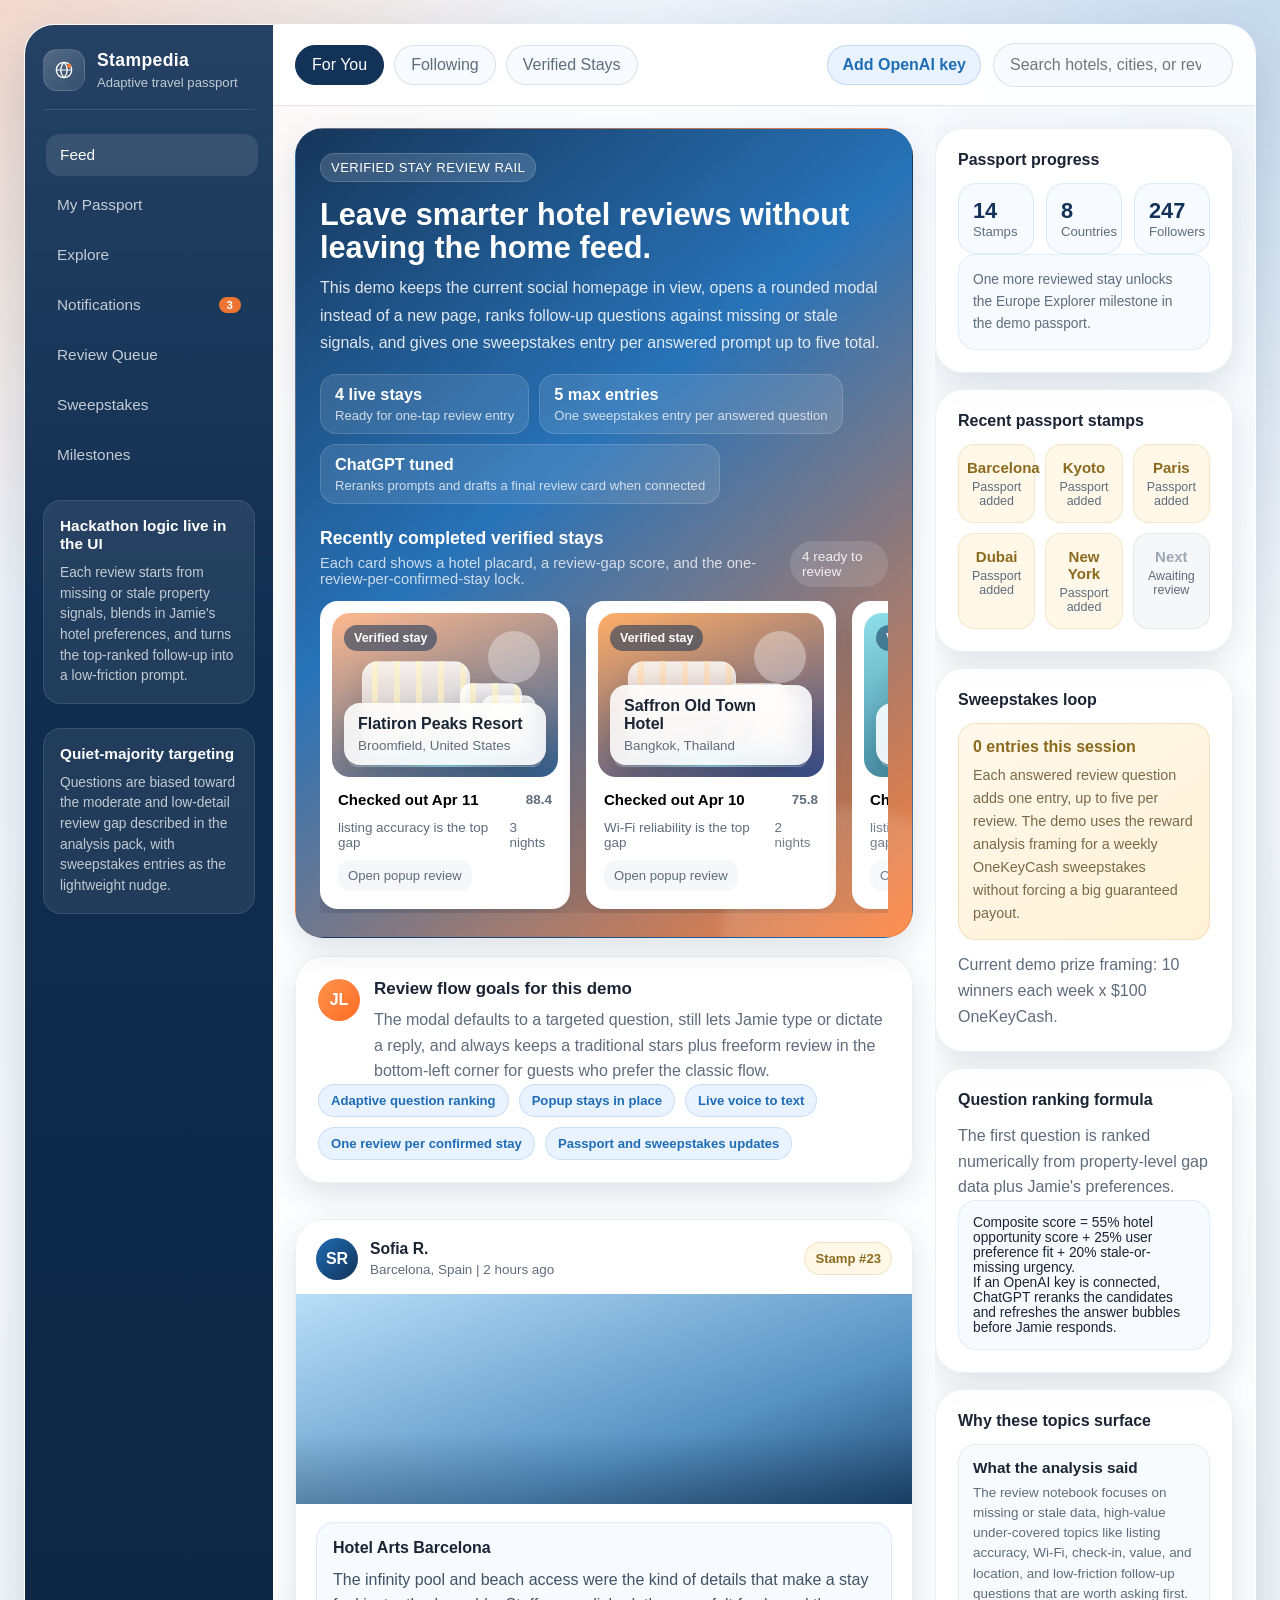
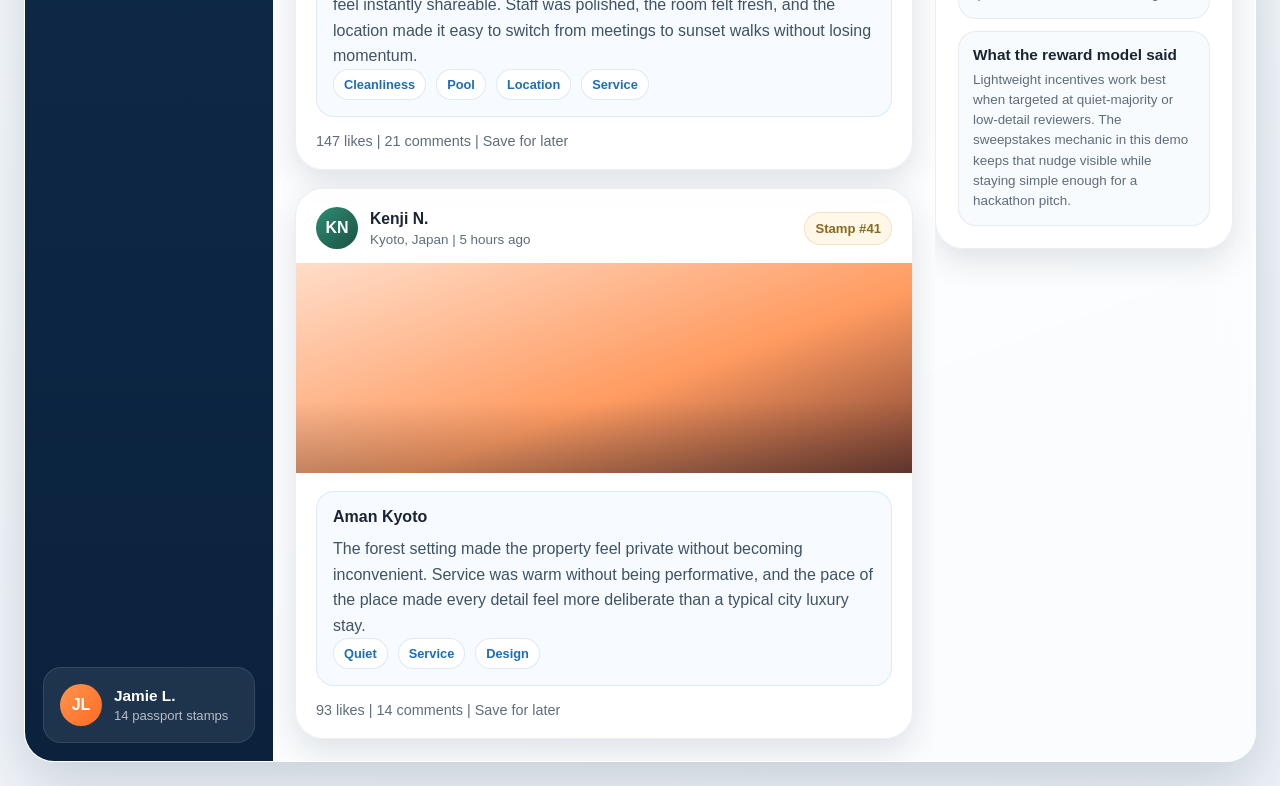
<file: saved_progress/passport_social_platform_1.html>
<!DOCTYPE html>
<html lang="en">
<head>
<meta charset="UTF-8" />
<meta name="viewport" content="width=device-width, initial-scale=1.0" />
<title>Stampedia | Adaptive Hotel Reviews</title>
<link rel="stylesheet" href="review_demo.css" />
</head>
<body>
<div class="app-shell">
  <aside class="sidebar">
    <div class="logo-block">
      <div class="logo-row">
        <div class="logo-mark" aria-hidden="true">
          <svg viewBox="0 0 24 24" fill="none" xmlns="http://www.w3.org/2000/svg">
            <circle cx="12" cy="12" r="8.4" stroke="white" stroke-width="1.4" />
            <path d="M4 12H20" stroke="white" stroke-width="1.3" />
            <path d="M12 3.6C14.2 5.8 15.5 8.8 15.5 12C15.5 15.2 14.2 18.2 12 20.4C9.8 18.2 8.5 15.2 8.5 12C8.5 8.8 9.8 5.8 12 3.6Z" stroke="white" stroke-width="1.3" />
            <circle cx="17.6" cy="7.6" r="2.3" fill="#FF7A2F" />
          </svg>
        </div>
        <div>
          <div class="logo-title">Stampedia</div>
          <div class="logo-subtitle">Adaptive travel passport</div>
        </div>
      </div>
    </div>

    <div class="nav-stack">
      <button class="nav-item active" type="button">Feed</button>
      <button class="nav-item" type="button">My Passport</button>
      <button class="nav-item" type="button">Explore</button>
      <button class="nav-item" type="button">Notifications <strong>3</strong></button>
      <button class="nav-item" type="button">Review Queue</button>
      <button class="nav-item" type="button">Sweepstakes</button>
      <button class="nav-item" type="button">Milestones</button>
    </div>

    <div class="sidebar-card">
      <h3>Hackathon logic live in the UI</h3>
      <p>Each review starts from missing or stale property signals, blends in Jamie's hotel preferences, and turns the top-ranked follow-up into a low-friction prompt.</p>
    </div>

    <div class="sidebar-card">
      <h3>Quiet-majority targeting</h3>
      <p>Questions are biased toward the moderate and low-detail review gap described in the analysis pack, with sweepstakes entries as the lightweight nudge.</p>
    </div>

    <div class="user-card">
      <div class="avatar">JL</div>
      <div>
        <div class="user-name">Jamie L.</div>
        <div class="user-meta" id="sidebarStampCount">14 passport stamps</div>
      </div>
    </div>
  </aside>

  <div class="main-shell">
    <header class="topbar">
      <div class="tab-strip">
        <button class="tab-btn active" type="button">For You</button>
        <button class="tab-btn" type="button">Following</button>
        <button class="tab-btn" type="button">Verified Stays</button>
      </div>
      <div class="topbar-actions">
        <button class="pill-btn" id="apiKeyButton" type="button">Add OpenAI key</button>
        <input class="search-box" type="search" placeholder="Search hotels, cities, or review gaps" />
      </div>
    </header>

    <div class="content-shell">
      <main class="feed-column">
        <section class="hero-card card">
          <div class="eyebrow">Verified stay review rail</div>
          <h1 class="hero-title">Leave smarter hotel reviews without leaving the home feed.</h1>
          <p class="hero-copy">This demo keeps the current social homepage in view, opens a rounded modal instead of a new page, ranks follow-up questions against missing or stale signals, and gives one sweepstakes entry per answered prompt up to five total.</p>

          <div class="hero-kpis">
            <div class="kpi-chip">
              <strong>4 live stays</strong>
              <span>Ready for one-tap review entry</span>
            </div>
            <div class="kpi-chip">
              <strong>5 max entries</strong>
              <span>One sweepstakes entry per answered question</span>
            </div>
            <div class="kpi-chip">
              <strong>ChatGPT tuned</strong>
              <span>Reranks prompts and drafts a final review card when connected</span>
            </div>
          </div>

          <div class="confirmation-banner" id="reviewConfirmationBanner" aria-live="polite">
            <div class="confirmation-icon">
              <svg width="24" height="24" viewBox="0 0 24 24" fill="none" aria-hidden="true" xmlns="http://www.w3.org/2000/svg">
                <path d="M7 12.4L10.1 15.5L17.4 8.2" stroke="white" stroke-width="2" stroke-linecap="round" stroke-linejoin="round"/>
                <circle cx="12" cy="12" r="9" stroke="white" stroke-width="1.4"/>
              </svg>
            </div>
            <div class="confirmation-text" id="reviewConfirmationText"></div>
          </div>

          <div class="section-header">
            <div>
              <h2>Recently completed verified stays</h2>
              <p>Each card shows a hotel placard, a review-gap score, and the one-review-per-confirmed-stay lock.</p>
            </div>
            <div class="section-badge" id="verifiedQueueCount">4 ready to review</div>
          </div>
          <div class="verified-stay-rail" id="verifiedStayRail"></div>
        </section>

        <section class="composer-card card">
          <div class="composer-head">
            <div class="avatar">JL</div>
            <div class="composer-copy">
              <h3>Review flow goals for this demo</h3>
              <p>The modal defaults to a targeted question, still lets Jamie type or dictate a reply, and always keeps a traditional stars plus freeform review in the bottom-left corner for guests who prefer the classic flow.</p>
            </div>
          </div>
          <div class="chip-row">
            <span class="chip">Adaptive question ranking</span>
            <span class="chip">Popup stays in place</span>
            <span class="chip">Live voice to text</span>
            <span class="chip">One review per confirmed stay</span>
            <span class="chip">Passport and sweepstakes updates</span>
          </div>
        </section>

        <section class="generated-feed" id="generatedReviewFeed"></section>

        <article class="post-card card">
          <div class="post-head">
            <div class="avatar avatar-blue">SR</div>
            <div class="post-head-meta">
              <strong>Sofia R.</strong>
              <span>Barcelona, Spain | 2 hours ago</span>
            </div>
            <div class="post-stamp">Stamp #23</div>
          </div>
          <div class="post-hero"></div>
          <div class="post-body">
            <div class="post-review">
              <strong>Hotel Arts Barcelona</strong>
              <p>The infinity pool and beach access were the kind of details that make a stay feel instantly shareable. Staff was polished, the room felt fresh, and the location made it easy to switch from meetings to sunset walks without losing momentum.</p>
              <div class="tag-row">
                <span class="tag">Cleanliness</span>
                <span class="tag">Pool</span>
                <span class="tag">Location</span>
                <span class="tag">Service</span>
              </div>
            </div>
            <div class="post-actions">147 likes | 21 comments | Save for later</div>
          </div>
        </article>

        <article class="post-card card">
          <div class="post-head">
            <div class="avatar avatar-green">KN</div>
            <div class="post-head-meta">
              <strong>Kenji N.</strong>
              <span>Kyoto, Japan | 5 hours ago</span>
            </div>
            <div class="post-stamp">Stamp #41</div>
          </div>
          <div class="post-hero warm"></div>
          <div class="post-body">
            <div class="post-review">
              <strong>Aman Kyoto</strong>
              <p>The forest setting made the property feel private without becoming inconvenient. Service was warm without being performative, and the pace of the place made every detail feel more deliberate than a typical city luxury stay.</p>
              <div class="tag-row">
                <span class="tag">Quiet</span>
                <span class="tag">Service</span>
                <span class="tag">Design</span>
              </div>
            </div>
            <div class="post-actions">93 likes | 14 comments | Save for later</div>
          </div>
        </article>
      </main>

      <aside class="insight-column">
        <section class="panel-card card">
          <h3 class="panel-title">Passport progress</h3>
          <div class="stats-grid">
            <div class="stat-tile">
              <strong id="statStampCount">14</strong>
              <span>Stamps</span>
            </div>
            <div class="stat-tile">
              <strong id="statCountryCount">8</strong>
              <span>Countries</span>
            </div>
            <div class="stat-tile">
              <strong id="statFollowerCount">247</strong>
              <span>Followers</span>
            </div>
          </div>
          <div class="inline-note" id="passportStatusNote">One more reviewed stay unlocks the Europe Explorer milestone in the demo passport.</div>
        </section>

        <section class="panel-card card">
          <h3 class="panel-title">Recent passport stamps</h3>
          <div class="passport-grid" id="passportGrid"></div>
        </section>

        <section class="panel-card card">
          <h3 class="panel-title">Sweepstakes loop</h3>
          <div class="sweepstakes-box">
            <strong id="sweepstakesEntryTotal">0 entries this session</strong>
            <span>Each answered review question adds one entry, up to five per review. The demo uses the reward analysis framing for a weekly OneKeyCash sweepstakes without forcing a big guaranteed payout.</span>
          </div>
          <div class="mini-copy top-gap-sm">Current demo prize framing: 10 winners each week x $100 OneKeyCash.</div>
        </section>

        <section class="panel-card card">
          <h3 class="panel-title">Question ranking formula</h3>
          <div class="mini-copy">The first question is ranked numerically from property-level gap data plus Jamie's preferences.</div>
          <div class="score-formula">
            Composite score = 55% hotel opportunity score + 25% user preference fit + 20% stale-or-missing urgency.
            <br />
            If an OpenAI key is connected, ChatGPT reranks the candidates and refreshes the answer bubbles before Jamie responds.
          </div>
        </section>

        <section class="panel-card card">
          <h3 class="panel-title">Why these topics surface</h3>
          <div class="milestone">
            <strong>What the analysis said</strong>
            <span>The review notebook focuses on missing or stale data, high-value under-covered topics like listing accuracy, Wi-Fi, check-in, value, and location, and low-friction follow-up questions that are worth asking first.</span>
          </div>
          <div class="milestone top-gap-sm">
            <strong>What the reward model said</strong>
            <span>Lightweight incentives work best when targeted at quiet-majority or low-detail reviewers. The sweepstakes mechanic in this demo keeps that nudge visible while staying simple enough for a hackathon pitch.</span>
          </div>
        </section>
      </aside>
    </div>
  </div>
</div>

<div class="modal-scrim" id="reviewModal" aria-hidden="true">
  <div class="review-modal" role="dialog" aria-modal="true" aria-labelledby="modalHotelTitle">
    <button class="modal-close" id="closeModalButton" type="button" aria-label="Close review modal">X</button>

    <div class="modal-header">
      <div>
        <div class="eyebrow">Verified stay review</div>
        <h2 id="modalHotelTitle">Hotel review</h2>
        <p id="modalHotelMeta"></p>
      </div>
      <div class="modal-status">
        <div class="status-box">
          <span>Entries earned this review</span>
          <strong id="modalEntryCounter">0 / 5</strong>
        </div>
        <div class="status-box">
          <span>Review assistant</span>
          <strong id="modalAiStatus">Local ranking</strong>
        </div>
      </div>
    </div>

    <div class="question-shell">
      <section class="score-panel">
        <div class="score-topline">
          <div>
            <span class="score-label">Top-ranked question score</span>
            <strong id="modalQuestionScore">88.0</strong>
          </div>
          <div class="score-source" id="modalRankingSource">Ranking source: property gaps + user fit</div>
        </div>

        <div class="score-grid-3">
          <div class="score-cell">
            <span>Hotel opportunity</span>
            <strong id="modalHotelGapScore">0</strong>
          </div>
          <div class="score-cell">
            <span>User preference fit</span>
            <strong id="modalPreferenceScore">0</strong>
          </div>
          <div class="score-cell">
            <span>Stale or missing urgency</span>
            <strong id="modalUrgencyScore">0</strong>
          </div>
        </div>

        <div class="reason-strip" id="modalReasonStrip"></div>
      </section>

      <section class="question-card">
        <div class="question-step" id="modalQuestionStep">Question 1 of 5</div>
        <h3 id="modalQuestionText"></h3>
        <p class="question-helper" id="modalQuestionHelper"></p>

        <div class="option-row" id="modalOptionRow"></div>

        <label class="field-label" for="questionResponseBox">Typed or dictated response</label>
        <textarea class="response-box" id="questionResponseBox" placeholder="Type details here or use the microphone to dictate your answer."></textarea>

        <div class="voice-row">
          <button class="voice-btn" id="voiceButton" type="button">Start voice response</button>
          <span class="voice-status" id="voiceStatus">Browser voice capture is idle.</span>
        </div>

        <div class="inline-note" id="modalQuestionReason"></div>
      </section>
    </div>

    <div class="modal-footer">
      <section class="traditional-panel">
        <h4>Traditional review</h4>
        <p>For guests who want the classic flow, this stays pinned at the bottom-left of the popup with a star rating and an open text box.</p>

        <div class="star-row" id="traditionalStarRow"></div>

        <label class="field-label" for="traditionalReviewBox">Open-ended stay summary</label>
        <textarea class="traditional-box" id="traditionalReviewBox" placeholder="Share anything else about the room, service, value, or surprises from the stay."></textarea>
      </section>

      <div class="modal-actions">
        <button class="action-secondary" id="doneReviewButton" type="button">Done with review</button>
        <button class="action-primary" id="continueButton" type="button">Continue</button>
      </div>
    </div>
  </div>
</div>

<script src="review_demo_data.js"></script>
<script src="review_demo_app.js"></script>
</body>
</html>
</file>
<file: saved_progress/review_demo.css>
:root {
  --navy: #123257;
  --navy-deep: #0b2038;
  --blue: #1f6db5;
  --blue-soft: #e9f3ff;
  --orange: #ff7a2f;
  --orange-soft: #fff3ea;
  --gold: #c99834;
  --gold-soft: #fff7e8;
  --mint: #2f8c74;
  --green-soft: #eef9f5;
  --ink: #1a2433;
  --muted: #5f6c7b;
  --line: rgba(18, 50, 87, 0.12);
  --card: rgba(255, 255, 255, 0.95);
  --shadow-lg: 0 22px 60px rgba(10, 33, 59, 0.18);
  --shadow-md: 0 12px 32px rgba(10, 33, 59, 0.12);
  --radius-xl: 28px;
  --radius-lg: 20px;
  --radius-md: 14px;
  --radius-sm: 10px;
  --font-ui: "Trebuchet MS", "Segoe UI", sans-serif;
}

* {
  box-sizing: border-box;
}

html, body {
  margin: 0;
  min-height: 100%;
  font-family: var(--font-ui);
  color: var(--ink);
  background:
    radial-gradient(circle at top left, rgba(255, 122, 47, 0.22), transparent 22%),
    radial-gradient(circle at top right, rgba(31, 109, 181, 0.20), transparent 24%),
    linear-gradient(160deg, #eef4fb 0%, #f8fbff 42%, #eef3f8 100%);
}

body {
  padding: 24px;
}

body.modal-open {
  overflow: hidden;
}

.app-shell {
  max-width: 1400px;
  margin: 0 auto;
  min-height: calc(100vh - 48px);
  display: grid;
  grid-template-columns: 248px 1fr;
  background: rgba(255, 255, 255, 0.72);
  backdrop-filter: blur(16px);
  border: 1px solid rgba(255, 255, 255, 0.65);
  border-radius: 30px;
  box-shadow: var(--shadow-lg);
  overflow: hidden;
}

.sidebar {
  background:
    linear-gradient(180deg, rgba(255, 255, 255, 0.08), transparent 26%),
    linear-gradient(180deg, #123257 0%, #0b223d 100%);
  padding: 24px 18px 18px;
  color: white;
  display: flex;
  flex-direction: column;
  gap: 24px;
}

.logo-block {
  padding-bottom: 18px;
  border-bottom: 1px solid rgba(255, 255, 255, 0.12);
}

.logo-row {
  display: flex;
  align-items: center;
  gap: 12px;
}

.logo-mark {
  width: 42px;
  height: 42px;
  border-radius: 14px;
  display: grid;
  place-items: center;
  background: linear-gradient(135deg, rgba(255, 255, 255, 0.22), rgba(255, 255, 255, 0.08));
  border: 1px solid rgba(255, 255, 255, 0.12);
}

.logo-mark svg {
  width: 22px;
  height: 22px;
}

.logo-title {
  font-size: 1.1rem;
  font-weight: 700;
  letter-spacing: 0.02em;
}

.logo-subtitle {
  margin-top: 4px;
  color: rgba(255, 255, 255, 0.72);
  font-size: 0.82rem;
}

.nav-stack {
  display: grid;
  gap: 8px;
}

.nav-item {
  display: flex;
  align-items: center;
  gap: 10px;
  padding: 12px 14px;
  border-radius: 14px;
  color: rgba(255, 255, 255, 0.74);
  font-size: 0.96rem;
  background: transparent;
  border: 0;
  text-align: left;
  cursor: pointer;
  transition: transform 0.18s ease, background 0.18s ease, color 0.18s ease;
}

.nav-item:hover,
.nav-item.active {
  background: rgba(255, 255, 255, 0.10);
  color: white;
  transform: translateX(3px);
}

.nav-item strong {
  margin-left: auto;
  padding: 2px 8px;
  border-radius: 999px;
  background: rgba(255, 122, 47, 0.92);
  color: white;
  font-size: 0.72rem;
}

.sidebar-card,
.user-card,
.card,
.stay-card,
.panel-card,
.score-panel,
.question-card,
.traditional-panel,
.status-box {
  border-radius: 18px;
}

.sidebar-card,
.user-card {
  padding: 16px;
  background: rgba(255, 255, 255, 0.08);
  border: 1px solid rgba(255, 255, 255, 0.10);
}

.sidebar-card h3 {
  margin: 0 0 10px;
  font-size: 0.96rem;
}

.sidebar-card p {
  margin: 0;
  color: rgba(255, 255, 255, 0.72);
  font-size: 0.86rem;
  line-height: 1.5;
}

.user-card {
  margin-top: auto;
  display: flex;
  align-items: center;
  gap: 12px;
}

.avatar {
  width: 42px;
  height: 42px;
  border-radius: 50%;
  display: grid;
  place-items: center;
  font-weight: 700;
  background: linear-gradient(135deg, #ff944f, #ff6b24);
  color: white;
  flex-shrink: 0;
}

.avatar-blue {
  background: linear-gradient(135deg, #1f6db5, #123257);
}

.avatar-green {
  background: linear-gradient(135deg, #2f8c74, #1a5144);
}

.user-name {
  font-size: 0.96rem;
  font-weight: 700;
}

.user-meta {
  margin-top: 3px;
  color: rgba(255, 255, 255, 0.68);
  font-size: 0.82rem;
}

.main-shell {
  display: flex;
  flex-direction: column;
  min-width: 0;
}

.topbar {
  display: flex;
  align-items: center;
  gap: 16px;
  justify-content: space-between;
  padding: 18px 22px;
  background: rgba(255, 255, 255, 0.92);
  border-bottom: 1px solid var(--line);
}

.tab-strip {
  display: flex;
  flex-wrap: wrap;
  gap: 10px;
}

.tab-btn {
  padding: 10px 16px;
  border-radius: 999px;
  border: 1px solid var(--line);
  background: #f7fafe;
  color: var(--muted);
  cursor: pointer;
  font: inherit;
  transition: background 0.18s ease, color 0.18s ease, border-color 0.18s ease;
}

.tab-btn.active,
.tab-btn:hover {
  background: var(--navy);
  border-color: var(--navy);
  color: white;
}

.topbar-actions {
  display: flex;
  align-items: center;
  gap: 12px;
  min-width: 0;
}

.pill-btn {
  padding: 10px 14px;
  border-radius: 999px;
  border: 1px solid rgba(31, 109, 181, 0.20);
  background: var(--blue-soft);
  color: var(--blue);
  font: inherit;
  font-weight: 700;
  cursor: pointer;
  white-space: nowrap;
}

.pill-btn.connected {
  background: var(--green-soft);
  border-color: rgba(47, 140, 116, 0.22);
  color: var(--mint);
}

.search-box {
  min-width: 240px;
  padding: 12px 16px;
  border-radius: 999px;
  border: 1px solid var(--line);
  background: #f7fafe;
  color: var(--ink);
  font: inherit;
}

.content-shell {
  display: grid;
  grid-template-columns: minmax(0, 1fr) 320px;
  min-height: 0;
  flex: 1;
}

.feed-column,
.insight-column {
  min-height: 0;
  overflow-y: auto;
}

.feed-column {
  padding: 22px;
  display: grid;
  gap: 18px;
}

.insight-column {
  padding: 22px 22px 22px 0;
  display: grid;
  gap: 16px;
  align-content: start;
}

.card {
  background: var(--card);
  border-radius: var(--radius-xl);
  border: 1px solid rgba(18, 50, 87, 0.08);
  box-shadow: var(--shadow-md);
}

.hero-card {
  padding: 24px;
  background:
    linear-gradient(140deg, rgba(18, 50, 87, 0.98) 0%, rgba(31, 109, 181, 0.96) 42%, rgba(255, 122, 47, 0.95) 100%);
  color: white;
  position: relative;
  overflow: hidden;
}

.hero-card::after {
  content: "";
  position: absolute;
  inset: auto -70px -130px auto;
  width: 260px;
  height: 260px;
  border-radius: 50%;
  background: rgba(255, 255, 255, 0.12);
  filter: blur(6px);
}

.eyebrow {
  display: inline-flex;
  align-items: center;
  gap: 8px;
  padding: 6px 10px;
  border-radius: 999px;
  background: rgba(255, 255, 255, 0.14);
  border: 1px solid rgba(255, 255, 255, 0.16);
  font-size: 0.82rem;
  letter-spacing: 0.03em;
  text-transform: uppercase;
}

.hero-title {
  margin: 16px 0 10px;
  max-width: 760px;
  font-size: clamp(1.8rem, 2.4vw, 2.6rem);
  line-height: 1.08;
}

.hero-copy {
  max-width: 720px;
  margin: 0;
  color: rgba(255, 255, 255, 0.86);
  font-size: 1rem;
  line-height: 1.7;
}

.hero-kpis {
  margin-top: 18px;
  display: flex;
  flex-wrap: wrap;
  gap: 12px;
}

.kpi-chip {
  padding: 10px 14px;
  border-radius: 16px;
  background: rgba(255, 255, 255, 0.10);
  border: 1px solid rgba(255, 255, 255, 0.14);
}

.kpi-chip strong {
  display: block;
  font-size: 1.02rem;
}

.kpi-chip span {
  display: block;
  margin-top: 4px;
  font-size: 0.82rem;
  color: rgba(255, 255, 255, 0.76);
}

.confirmation-banner {
  margin-top: 18px;
  display: none;
  gap: 16px;
  align-items: center;
  padding: 16px 18px;
  border-radius: 18px;
  background: rgba(255, 255, 255, 0.15);
  border: 1px solid rgba(255, 255, 255, 0.18);
  backdrop-filter: blur(6px);
}

.confirmation-banner.visible {
  display: flex;
}

.confirmation-icon {
  width: 46px;
  height: 46px;
  flex-shrink: 0;
  border-radius: 14px;
  display: grid;
  place-items: center;
  background: rgba(255, 255, 255, 0.16);
}

.confirmation-text strong {
  display: block;
  font-size: 1rem;
}

.confirmation-text span {
  display: block;
  margin-top: 6px;
  color: rgba(255, 255, 255, 0.82);
  line-height: 1.55;
  font-size: 0.92rem;
}

.section-header {
  margin-top: 24px;
  margin-bottom: 14px;
  display: flex;
  justify-content: space-between;
  align-items: end;
  gap: 12px;
}

.section-header h2 {
  margin: 0;
  font-size: 1.1rem;
}

.section-header p {
  margin: 6px 0 0;
  color: rgba(255, 255, 255, 0.76);
  font-size: 0.92rem;
}

.section-badge {
  padding: 8px 12px;
  border-radius: 999px;
  background: rgba(255, 255, 255, 0.12);
  font-size: 0.85rem;
  color: rgba(255, 255, 255, 0.86);
}

.verified-stay-rail {
  display: grid;
  grid-auto-flow: column;
  grid-auto-columns: minmax(250px, 290px);
  gap: 16px;
  overflow-x: auto;
  padding-bottom: 4px;
}

.verified-stay-rail::-webkit-scrollbar {
  height: 10px;
}

.verified-stay-rail::-webkit-scrollbar-thumb {
  background: rgba(255, 255, 255, 0.18);
  border-radius: 999px;
}

.stay-card {
  border: 0;
  background: white;
  padding: 12px;
  text-align: left;
  cursor: pointer;
  transition: transform 0.18s ease, box-shadow 0.18s ease;
  box-shadow: 0 18px 28px rgba(8, 26, 45, 0.18);
}

.stay-card:hover:not(:disabled) {
  transform: translateY(-4px);
  box-shadow: 0 26px 42px rgba(8, 26, 45, 0.24);
}

.stay-card:disabled {
  cursor: default;
  opacity: 0.76;
}

.stay-photo {
  position: relative;
  height: 164px;
  border-radius: 18px;
  overflow: hidden;
  isolation: isolate;
  background: linear-gradient(160deg, var(--sky-a), var(--sky-b));
}

.stay-theme-broomfield { --sky-a: #ffb98f; --sky-b: #345f8f; --hotel: rgba(255, 255, 255, 0.42); --window: rgba(255, 243, 190, 0.65); }
.stay-theme-bangkok { --sky-a: #ffae68; --sky-b: #364c8a; --hotel: rgba(255, 255, 255, 0.38); --window: rgba(255, 215, 169, 0.64); }
.stay-theme-monterey { --sky-a: #8fe0ea; --sky-b: #296b86; --hotel: rgba(255, 255, 255, 0.38); --window: rgba(241, 240, 199, 0.65); }
.stay-theme-costa-rica { --sky-a: #b1f19d; --sky-b: #2d7e63; --hotel: rgba(255, 255, 255, 0.35); --window: rgba(251, 246, 188, 0.62); }

.sky-orb {
  position: absolute;
  top: 18px;
  right: 18px;
  width: 52px;
  height: 52px;
  border-radius: 50%;
  background: rgba(255, 255, 255, 0.35);
  filter: blur(0.6px);
}

.hotel-block {
  position: absolute;
  bottom: 24px;
  background:
    linear-gradient(180deg, rgba(255, 255, 255, 0.18), transparent 16%),
    repeating-linear-gradient(90deg, transparent 0 9px, var(--window) 9px 15px, transparent 15px 22px),
    linear-gradient(180deg, rgba(255, 255, 255, 0.82), var(--hotel));
  border: 1px solid rgba(255, 255, 255, 0.22);
  box-shadow: 0 12px 24px rgba(8, 26, 45, 0.12);
}

.hotel-main {
  left: 30px;
  width: 108px;
  height: 92px;
  border-radius: 16px 16px 6px 6px;
}

.hotel-side {
  left: 128px;
  width: 62px;
  height: 70px;
  border-radius: 12px 12px 6px 6px;
}

.hotel-annex {
  right: 22px;
  width: 54px;
  height: 58px;
  border-radius: 12px 12px 6px 6px;
}

.waterline {
  position: absolute;
  left: 16px;
  right: 16px;
  bottom: 10px;
  height: 18px;
  border-radius: 999px;
  background: linear-gradient(90deg, rgba(255, 255, 255, 0.18), rgba(148, 240, 255, 0.70), rgba(255, 255, 255, 0.18));
  border: 1px solid rgba(255, 255, 255, 0.18);
}

.verified-flag {
  position: absolute;
  top: 12px;
  left: 12px;
  padding: 6px 10px;
  border-radius: 999px;
  background: rgba(18, 50, 87, 0.54);
  backdrop-filter: blur(8px);
  color: white;
  font-size: 0.78rem;
  font-weight: 700;
}

.stay-placard {
  position: absolute;
  left: 12px;
  right: 12px;
  bottom: 12px;
  padding: 12px 14px;
  border-radius: 16px;
  background: rgba(255, 255, 255, 0.88);
  backdrop-filter: blur(8px);
  color: var(--ink);
  box-shadow: 0 12px 24px rgba(8, 26, 45, 0.14);
}

.stay-placard strong {
  display: block;
  font-size: 1rem;
}

.stay-placard span {
  display: block;
  margin-top: 5px;
  color: var(--muted);
  font-size: 0.84rem;
}

.stay-card-body {
  padding: 14px 6px 6px;
}

.stay-card-topline,
.stay-card-bottomline {
  display: flex;
  justify-content: space-between;
  gap: 12px;
  align-items: center;
}

.stay-card-topline strong {
  font-size: 0.94rem;
}

.stay-card-topline span,
.stay-card-bottomline span {
  color: var(--muted);
  font-size: 0.84rem;
}

.stay-score {
  color: var(--navy);
  font-size: 1rem;
  font-weight: 700;
}

.stay-lockout {
  margin-top: 10px;
  display: inline-flex;
  align-items: center;
  gap: 8px;
  padding: 8px 10px;
  border-radius: 12px;
  background: #f5f7fb;
  color: var(--muted);
  font-size: 0.82rem;
}

.composer-card,
.panel-card,
.score-panel,
.question-card,
.traditional-panel {
  padding: 22px;
}

.composer-head {
  display: flex;
  gap: 14px;
  align-items: flex-start;
}

.composer-copy h3 {
  margin: 0;
  font-size: 1.06rem;
}

.composer-copy p {
  margin: 8px 0 0;
  color: var(--muted);
  line-height: 1.6;
}

.chip-row,
.tag-row,
.voice-row,
.modal-actions,
.reason-strip,
.hero-kpis {
  display: flex;
  flex-wrap: wrap;
  gap: 10px;
}

.chip,
.tag,
.reason-pill {
  border-radius: 999px;
  font-size: 0.82rem;
  font-weight: 700;
}

.chip {
  padding: 8px 12px;
  background: var(--blue-soft);
  color: var(--blue);
  border: 1px solid rgba(31, 109, 181, 0.16);
}

.generated-feed {
  display: grid;
  gap: 16px;
}

.post-card {
  overflow: hidden;
}

.post-head {
  display: flex;
  gap: 12px;
  align-items: center;
  padding: 18px 20px 14px;
}

.post-head-meta {
  flex: 1;
  min-width: 0;
}

.post-head-meta strong {
  display: block;
  font-size: 0.98rem;
}

.post-head-meta span {
  display: block;
  margin-top: 4px;
  color: var(--muted);
  font-size: 0.84rem;
}

.post-stamp {
  padding: 8px 10px;
  border-radius: 999px;
  background: var(--gold-soft);
  border: 1px solid rgba(201, 152, 52, 0.22);
  color: #8b6a1e;
  font-size: 0.82rem;
  font-weight: 700;
}

.post-hero {
  height: 210px;
  background: linear-gradient(160deg, #b9def7 0%, #5792c3 65%, #204a73 100%);
  position: relative;
  overflow: hidden;
}

.post-hero.warm {
  background: linear-gradient(160deg, #ffddc9 0%, #ff9b61 58%, #7a3f2f 100%);
}

.post-hero.green {
  background: linear-gradient(160deg, #c1f0d5 0%, #49a87f 58%, #1f5b49 100%);
}

.post-hero::after {
  content: "";
  position: absolute;
  inset: auto 0 0;
  height: 72px;
  background: linear-gradient(180deg, transparent, rgba(4, 18, 34, 0.24));
}

.post-body {
  padding: 18px 20px 20px;
}

.post-review {
  padding: 16px;
  border-radius: 18px;
  background: #f7fbff;
  border: 1px solid rgba(31, 109, 181, 0.12);
}

.post-review strong {
  display: block;
  font-size: 1rem;
}

.post-review p,
.mini-copy,
.question-helper,
.inline-note,
.traditional-panel p,
.voice-status {
  color: var(--muted);
  line-height: 1.6;
}

.post-review p {
  margin: 10px 0 0;
  color: #405264;
}

.tag {
  padding: 7px 10px;
  background: white;
  border: 1px solid rgba(31, 109, 181, 0.14);
  color: var(--blue);
  font-size: 0.8rem;
}

.post-actions {
  margin-top: 16px;
  color: var(--muted);
  font-size: 0.9rem;
}

.panel-title,
.traditional-panel h4 {
  margin: 0 0 14px;
  font-size: 1rem;
}

.stats-grid,
.score-grid-3 {
  display: grid;
  grid-template-columns: repeat(3, minmax(0, 1fr));
  gap: 12px;
}

.stat-tile,
.score-cell {
  padding: 14px;
  border-radius: 18px;
  background: #f7fbff;
  border: 1px solid rgba(31, 109, 181, 0.12);
}

.stat-tile strong,
.score-cell strong {
  display: block;
  font-size: 1.36rem;
  color: var(--navy);
}

.score-cell strong {
  margin-top: 6px;
  font-size: 1.1rem;
  color: var(--ink);
}

.stat-tile span,
.score-cell span,
.status-box span,
.score-label,
.score-source {
  display: block;
  color: var(--muted);
  font-size: 0.82rem;
}

.passport-grid {
  display: grid;
  grid-template-columns: repeat(3, minmax(0, 1fr));
  gap: 10px;
}

.stamp-card {
  padding: 14px 8px;
  border-radius: 16px;
  text-align: center;
  background: var(--gold-soft);
  border: 1px solid rgba(201, 152, 52, 0.18);
}

.stamp-card.locked {
  background: #f6f7f9;
  border-color: rgba(18, 50, 87, 0.08);
  color: #9da8b4;
}

.stamp-card strong {
  display: block;
  font-size: 0.94rem;
  color: #8b6a1e;
}

.stamp-card.locked strong {
  color: #9da8b4;
}

.stamp-card span {
  display: block;
  margin-top: 4px;
  color: var(--muted);
  font-size: 0.78rem;
}

.milestone,
.sweepstakes-box,
.score-formula,
.inline-note,
.status-box {
  padding: 14px;
  border-radius: 18px;
}

.milestone {
  background: #f8fbfe;
  border: 1px solid rgba(18, 50, 87, 0.08);
}

.milestone strong {
  display: block;
  font-size: 0.96rem;
}

.milestone span {
  display: block;
  margin-top: 6px;
  color: var(--muted);
  line-height: 1.5;
  font-size: 0.84rem;
}

.sweepstakes-box {
  background: linear-gradient(145deg, #fff8eb, #fff2d6);
  border: 1px solid rgba(201, 152, 52, 0.22);
}

.sweepstakes-box strong {
  display: block;
  color: #8b6a1e;
  font-size: 1rem;
}

.sweepstakes-box span {
  display: block;
  margin-top: 8px;
  color: #7a6a48;
  line-height: 1.6;
  font-size: 0.9rem;
}

.score-formula,
.inline-note,
.status-box {
  background: #f7fbff;
  border: 1px solid rgba(31, 109, 181, 0.10);
  font-size: 0.86rem;
}

.top-gap-sm {
  margin-top: 12px;
}

.modal-scrim {
  position: fixed;
  inset: 0;
  background: rgba(7, 21, 37, 0.42);
  backdrop-filter: blur(7px);
  display: none;
  align-items: center;
  justify-content: center;
  padding: 28px;
  z-index: 30;
}

.modal-scrim.visible {
  display: flex;
}

.review-modal {
  width: min(1040px, 100%);
  max-height: min(90vh, 920px);
  overflow: auto;
  background: rgba(255, 255, 255, 0.97);
  border-radius: 30px;
  border: 1px solid rgba(18, 50, 87, 0.08);
  box-shadow: 0 40px 90px rgba(6, 20, 37, 0.28);
  padding: 26px;
  position: relative;
}

.modal-close {
  position: sticky;
  top: 0;
  margin-left: auto;
  margin-bottom: 8px;
  display: inline-flex;
  align-items: center;
  justify-content: center;
  width: 42px;
  height: 42px;
  border-radius: 50%;
  border: 1px solid var(--line);
  background: white;
  color: var(--muted);
  cursor: pointer;
  z-index: 2;
}

.modal-header,
.score-topline,
.modal-footer {
  display: flex;
  justify-content: space-between;
  gap: 18px;
  align-items: flex-start;
}

.modal-header h2 {
  margin: 10px 0 0;
  font-size: clamp(1.5rem, 2vw, 2rem);
}

.modal-header p {
  margin: 10px 0 0;
  color: var(--muted);
  line-height: 1.6;
}

.modal-status {
  display: grid;
  gap: 10px;
  min-width: 240px;
}

.status-box strong {
  display: block;
  margin-top: 6px;
  font-size: 1rem;
  color: var(--navy);
}

.question-shell {
  margin-top: 22px;
  display: grid;
  gap: 18px;
}

.score-topline strong {
  font-size: 1.25rem;
  color: var(--navy);
}

.reason-pill {
  padding: 8px 10px;
  background: white;
  border: 1px solid rgba(18, 50, 87, 0.08);
  color: var(--muted);
}

.question-step {
  color: var(--blue);
  text-transform: uppercase;
  letter-spacing: 0.05em;
  font-size: 0.82rem;
  font-weight: 700;
}

.question-card h3 {
  margin: 10px 0 0;
  font-size: clamp(1.3rem, 1.8vw, 1.7rem);
  line-height: 1.25;
}

.option-row {
  margin-top: 18px;
  display: flex;
  flex-wrap: wrap;
  gap: 10px;
}

.answer-pill {
  border: 1px solid rgba(31, 109, 181, 0.16);
  background: #f8fbff;
  color: var(--blue);
  border-radius: 999px;
  padding: 11px 14px;
  font: inherit;
  cursor: pointer;
  transition: background 0.16s ease, transform 0.16s ease, border-color 0.16s ease;
}

.answer-pill:hover,
.answer-pill.active {
  background: var(--blue);
  border-color: var(--blue);
  color: white;
  transform: translateY(-1px);
}

.field-label {
  display: block;
  margin-top: 20px;
  margin-bottom: 8px;
  color: var(--ink);
  font-size: 0.9rem;
  font-weight: 700;
}

textarea,
input,
button {
  font-family: inherit;
}

.response-box,
.traditional-box {
  width: 100%;
  min-height: 132px;
  resize: vertical;
  border-radius: 18px;
  border: 1px solid rgba(18, 50, 87, 0.12);
  background: #fbfdff;
  padding: 16px;
  color: var(--ink);
  font-size: 0.96rem;
  line-height: 1.6;
}

.voice-row {
  margin-top: 12px;
  align-items: center;
}

.voice-btn {
  display: inline-flex;
  align-items: center;
  gap: 10px;
  padding: 11px 14px;
  border-radius: 999px;
  border: 1px solid rgba(255, 122, 47, 0.24);
  background: var(--orange-soft);
  color: #b65111;
  cursor: pointer;
}

.voice-btn.listening {
  background: #ff7a2f;
  color: white;
  border-color: #ff7a2f;
}

.traditional-panel {
  flex: 1;
  background: #fcfdff;
  border: 1px solid rgba(18, 50, 87, 0.08);
}

.star-row {
  margin-top: 14px;
  display: flex;
  gap: 8px;
}

.star-btn {
  width: 42px;
  height: 42px;
  border-radius: 14px;
  border: 1px solid rgba(201, 152, 52, 0.18);
  background: #fffaf0;
  color: #c99834;
  font-size: 0.84rem;
  cursor: pointer;
}

.star-btn.active {
  background: #c99834;
  color: white;
  border-color: #c99834;
}

.modal-actions {
  align-items: center;
  justify-content: flex-end;
}

.action-secondary,
.action-primary {
  padding: 14px 18px;
  border-radius: 16px;
  font-size: 0.96rem;
  font-weight: 700;
  cursor: pointer;
  border: 1px solid transparent;
}

.action-secondary {
  background: #f4f7fb;
  color: var(--muted);
  border-color: rgba(18, 50, 87, 0.10);
}

.action-primary {
  background: var(--navy);
  color: white;
}

.action-primary[disabled],
.action-secondary[disabled],
.voice-btn[disabled] {
  opacity: 0.62;
  cursor: wait;
}

@media (max-width: 1180px) {
  .content-shell {
    grid-template-columns: minmax(0, 1fr);
  }

  .insight-column {
    padding: 0 22px 22px;
    grid-template-columns: repeat(2, minmax(0, 1fr));
  }
}

@media (max-width: 980px) {
  body {
    padding: 14px;
  }

  .app-shell {
    grid-template-columns: 1fr;
    min-height: auto;
  }

  .sidebar {
    display: none;
  }

  .topbar {
    flex-direction: column;
    align-items: stretch;
  }

  .topbar-actions {
    width: 100%;
    flex-wrap: wrap;
  }

  .search-box {
    min-width: 0;
    flex: 1;
  }

  .insight-column {
    grid-template-columns: 1fr;
  }

  .modal-header,
  .modal-footer {
    flex-direction: column;
    align-items: stretch;
  }

  .modal-status {
    min-width: 0;
    grid-template-columns: repeat(2, minmax(0, 1fr));
  }

  .score-grid-3,
  .stats-grid {
    grid-template-columns: 1fr;
  }
}

@media (max-width: 640px) {
  .feed-column,
  .insight-column {
    padding: 16px;
  }

  .hero-card,
  .composer-card,
  .panel-card,
  .question-card,
  .traditional-panel,
  .score-panel {
    padding: 18px;
  }

  .verified-stay-rail {
    grid-auto-columns: minmax(240px, 86vw);
  }

  .modal-scrim {
    padding: 12px;
  }

  .review-modal {
    padding: 18px;
    border-radius: 24px;
  }

  .modal-status {
    grid-template-columns: 1fr;
  }

  .passport-grid {
    grid-template-columns: repeat(2, minmax(0, 1fr));
  }
}
</file>
